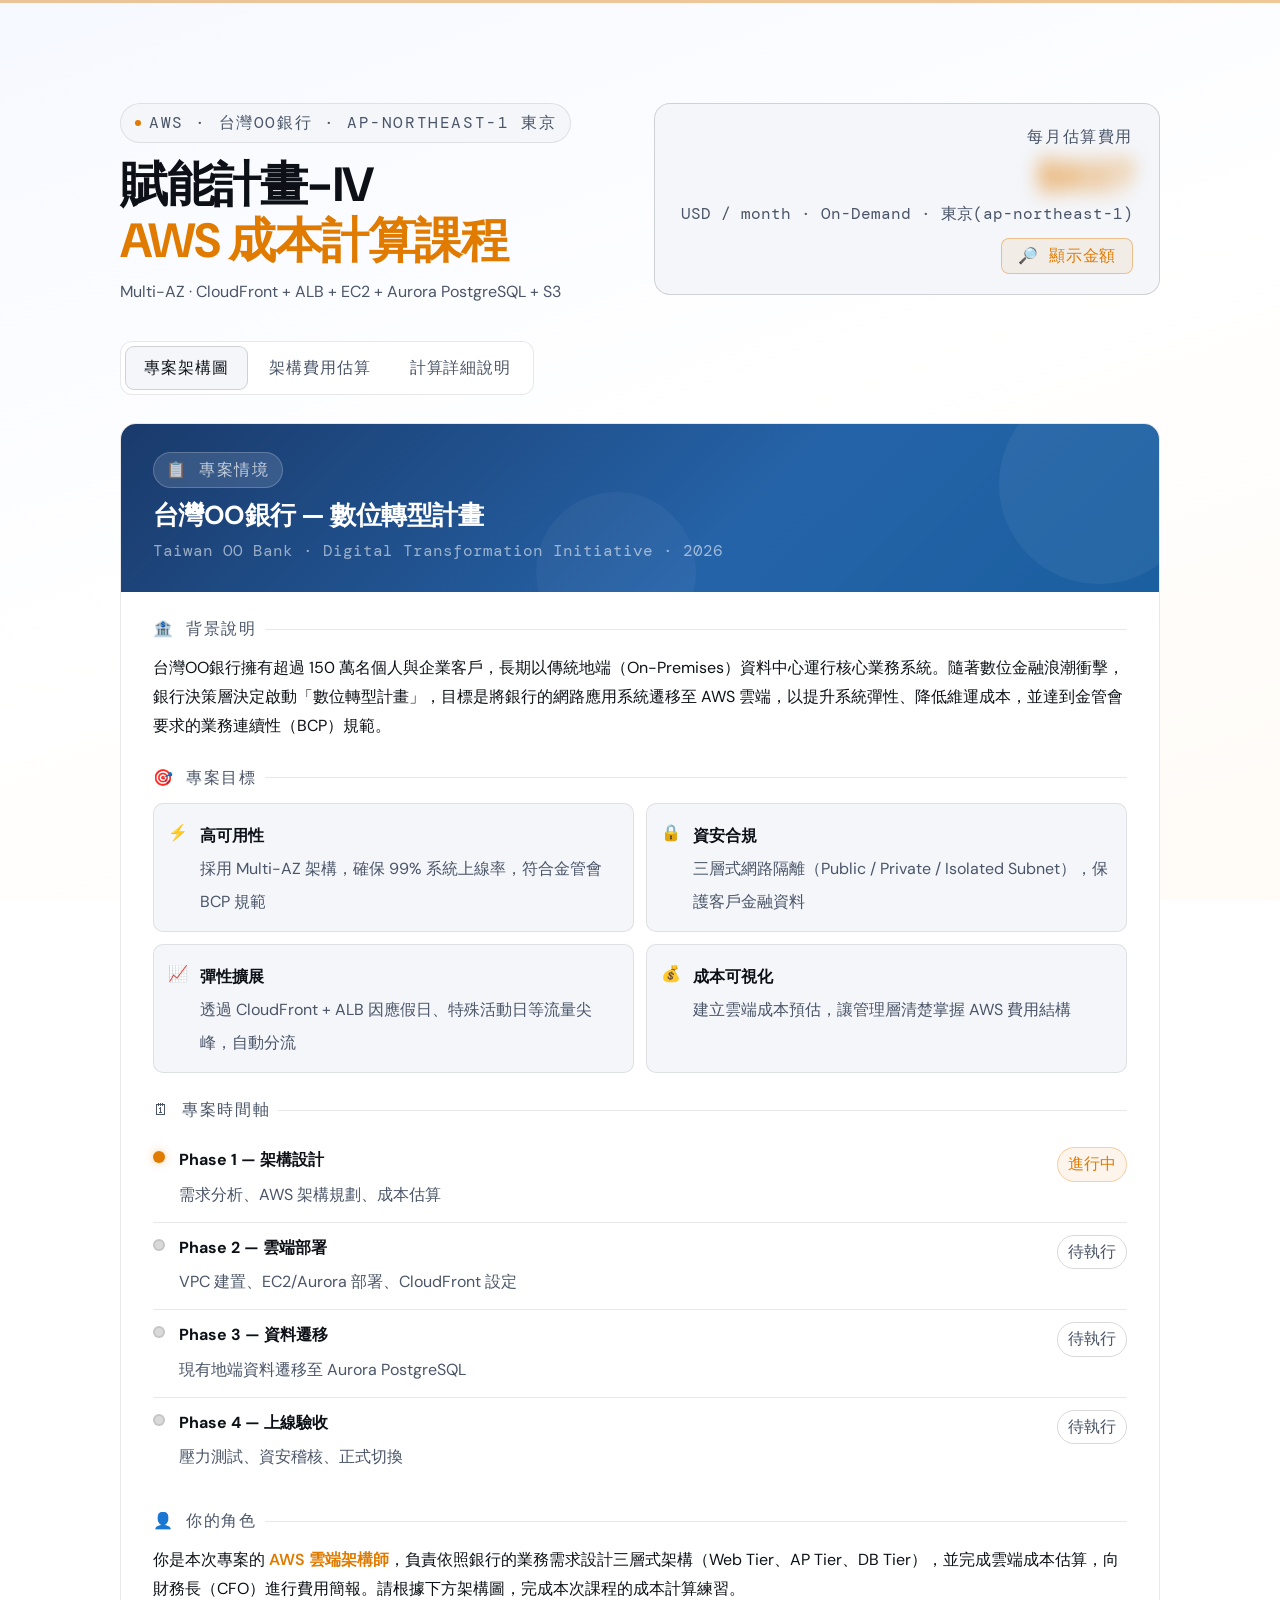
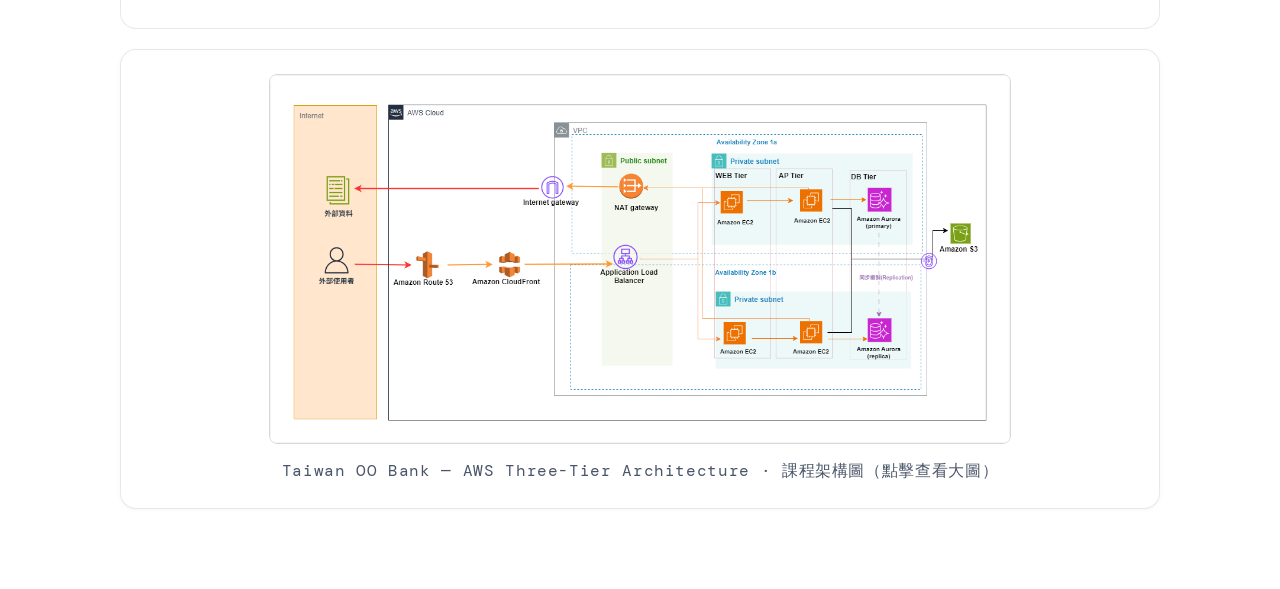
<file: index.html>
<!doctype html>
<html lang="zh-TW">
  <head>
    <meta charset="UTF-8" />
    <meta name="viewport" content="width=device-width, initial-scale=1.0" />
    <title>AWS 雲端架構成本計算</title>
    <link
      href="https://fonts.googleapis.com/css2?family=DM+Mono:wght@400;500&family=DM+Sans:wght@300;400;500;700&display=swap"
      rel="stylesheet" />
    <link rel="stylesheet" href="tub_style.css" />
  </head>

  <body>
    <div class="page">
      <!-- HEADER -->
      <div class="header">
        <div class="header-left">
          <div class="eyebrow">
            <span class="pulse"></span>AWS · 台灣OO銀行 · ap-northeast-1 東京
          </div>
          <h1>賦能計畫-IV<br /><span>AWS 成本計算課程</span></h1>
          <p class="subtitle">
            Multi-AZ · CloudFront + ALB + EC2 + Aurora PostgreSQL + S3
          </p>
        </div>
        <div class="total-card">
          <div class="total-label">每月估算費用</div>
          <div
            class="total-value"
            id="hdr-total"
            style="
              filter: blur(10px);
              user-select: none;
              transition: filter 0.4s ease;
            ">
            $837
          </div>
          <div class="total-sub">
            USD / month · On-Demand · 東京(ap-northeast-1)
          </div>
          <button class="reveal-btn" id="reveal-btn" onclick="revealTotal()">
            🔎 顯示金額
          </button>
        </div>
      </div>

      <!-- TABS -->
      <div class="tabs">
        <button class="tab-btn active" onclick="switchTab('arch', this)">
          專案架構圖
        </button>
        <button class="tab-btn" onclick="switchTab('summary', this)">
          架構費用估算
        </button>
        <button class="tab-btn" onclick="switchTab('howto', this)">
          計算詳細說明
        </button>
      </div>

      <!-- ═══ TAB: 架構圖 ═══ -->
      <div class="tab-content active" id="tab-arch">
        <!-- PROJECT SCENARIO BANNER -->
        <div class="scenario-banner">
          <div class="sb-header">
            <div class="sb-tag">📋 專案情境</div>
            <div class="sb-title">台灣OO銀行 — 數位轉型計畫</div>
            <div class="sb-subtitle">
              Taiwan OO Bank · Digital Transformation Initiative · 2026
            </div>
          </div>
          <div class="sb-body">
            <div class="sb-section">
              <div class="sb-section-title">🏦 背景說明</div>
              <p class="sb-text">
                台灣OO銀行擁有超過 150
                萬名個人與企業客戶，長期以傳統地端（On-Premises）資料中心運行核心業務系統。隨著數位金融浪潮衝擊，銀行決策層決定啟動「數位轉型計畫」，目標是將銀行的網路應用系統遷移至
                AWS
                雲端，以提升系統彈性、降低維運成本，並達到金管會要求的業務連續性（BCP）規範。
              </p>
            </div>
            <div class="sb-section">
              <div class="sb-section-title">🎯 專案目標</div>
              <div class="sb-goals">
                <div class="sb-goal">
                  <span class="sb-goal-icon">⚡</span>
                  <div>
                    <strong>高可用性</strong><br /><span>採用 Multi-AZ 架構，確保 99%
                      系統上線率，符合金管會 BCP
                      規範</span>
                  </div>
                </div>
                <div class="sb-goal">
                  <span class="sb-goal-icon">🔒</span>
                  <div>
                    <strong>資安合規</strong><br /><span>三層式網路隔離（Public / Private /
                      Isolated
                      Subnet），保護客戶金融資料</span>
                  </div>
                </div>
                <div class="sb-goal">
                  <span class="sb-goal-icon">📈</span>
                  <div>
                    <strong>彈性擴展</strong><br /><span>透過 CloudFront + ALB
                      因應假日、特殊活動日等流量尖峰，自動分流</span>
                  </div>
                </div>
                <div class="sb-goal">
                  <span class="sb-goal-icon">💰</span>
                  <div>
                    <strong>成本可視化</strong><br /><span>建立雲端成本預估，讓管理層清楚掌握 AWS
                      費用結構</span>
                  </div>
                </div>
              </div>
            </div>
            <div class="sb-section">
              <div class="sb-section-title">🗓 專案時間軸</div>
              <div class="sb-timeline">
                <div class="sb-tl-item">
                  <div class="sb-tl-dot tl-now"></div>
                  <div class="sb-tl-content">
                    <strong>Phase 1 — 架構設計</strong><span>需求分析、AWS
                      架構規劃、成本估算</span>
                  </div>
                  <div class="sb-tl-tag now">進行中</div>
                </div>
                <div class="sb-tl-item">
                  <div class="sb-tl-dot tl-next"></div>
                  <div class="sb-tl-content">
                    <strong>Phase 2 — 雲端部署</strong><span>VPC 建置、EC2/Aurora
                      部署、CloudFront 設定</span>
                  </div>
                  <div class="sb-tl-tag next">待執行</div>
                </div>
                <div class="sb-tl-item">
                  <div class="sb-tl-dot tl-next"></div>
                  <div class="sb-tl-content">
                    <strong>Phase 3 — 資料遷移</strong><span>現有地端資料遷移至 Aurora
                      PostgreSQL</span>
                  </div>
                  <div class="sb-tl-tag next">待執行</div>
                </div>
                <div class="sb-tl-item">
                  <div class="sb-tl-dot tl-next"></div>
                  <div class="sb-tl-content">
                    <strong>Phase 4 — 上線驗收</strong><span>壓力測試、資安稽核、正式切換</span>
                  </div>
                  <div class="sb-tl-tag next">待執行</div>
                </div>
              </div>
            </div>
            <div class="sb-section">
              <div class="sb-section-title">👤 你的角色</div>
              <p class="sb-text">
                你是本次專案的
                <strong>AWS 雲端架構師</strong>，負責依照銀行的業務需求設計三層式架構（Web Tier、AP
                Tier、DB
                Tier），並完成雲端成本估算，向財務長（CFO）進行費用簡報。請根據下方架構圖，完成本次課程的成本計算練習。
              </p>
            </div>
          </div>
        </div>

        <div class="arch-wrap" style="margin-top: 20px">
          <img
            src="0313.png"
            alt="三層架構圖"
            id="arch-img"
            onclick="openArchModal()" />
          <div class="arch-caption">
            Taiwan OO Bank — AWS Three-Tier Architecture ·
            課程架構圖（點擊查看大圖）
          </div>
        </div>

        <div id="arch-modal" class="arch-modal" onclick="closeArchModal(event)">
          <div class="arch-modal-content" onclick="event.stopPropagation()">
            <button class="arch-modal-close" onclick="closeArchModal(event)">
              ✕
            </button>
            <img src="0313.png" alt="三層架構圖大圖" />
            <div class="arch-modal-label">三層架構圖 — 點擊空白區關閉</div>
          </div>
        </div>
      </div>

      <!-- ═══ TAB: 摘要 ═══ -->
      <div class="tab-content" id="tab-summary">
        <div class="sum-wrap">
          <!-- 練習題 -->
          <div>
            <div class="sec-title">📝 學員練習題</div>

            <div class="quiz-card" id="q1">
              <div class="quiz-header">
                <div class="quiz-badge">綜合題</div>
                <div class="quiz-topic">
                  整體架構月費試算 — 請用 AWS Pricing Calculator 完成
                </div>
                <button class="quiz-toggle" onclick="toggleAnswer('q1')">
                  顯示答案
                </button>
              </div>
              <div class="quiz-body">
                <p class="quiz-q">
                  OO銀行數位轉型專案，在
                  <strong>Asia Pacific (Tokyo)</strong> 部署以下架構，請使用 AWS
                  Pricing Calculator 估算本月總費用，並截圖 Summary
                  頁面作為作業繳交。
                </p>
                <div class="quiz-conditions">
                  <div class="qc-title">📋 本月使用條件</div>
                  <div class="qc-grid">
                    <div class="qc-row">
                      <span class="qc-svc">🌐 Route 53</span><span
                        class="qc-val">1 Hosted Zone ·
                        <strong>50 萬 queries(standard)</strong></span>
                    </div>
                    <div class="qc-row">
                      <span class="qc-svc">☁️ CloudFront</span><span
                        class="qc-val">資料傳出至網際網路 <strong>800 GB(Asia Pacific)</strong>，資料傳出至原始伺服器 <strong>240 GB</strong>（快取命中率約 70%），依用量計費</span>
                    </div>
                    <div class="qc-row">
                      <span class="qc-svc">🔀 Application Load Balancer (ALB)</span><span
                        class="qc-val">處理位元組 <strong>16 GB / 月</strong>（50 萬請求 × 32 KB），每秒新連線數/請求數 <strong>1</strong>，規則 <strong>10</strong>（前 10 條免費），處理時間 <strong>0.05 秒</strong></span>
                    </div>
                    <div class="qc-row">
                      <span class="qc-svc">🛡️ NAT Gateway</span><span
                        class="qc-val">出站流量 <strong>80 GB</strong>，含區域 NAT 閘道（必填，資料處理填 <strong>0 GB</strong>，仍產生固定時數費）</span>
                    </div>
                    <div class="qc-row">
                      <span class="qc-svc">🖥️ EC2 WEB Tier × 2</span><span
                        class="qc-val">t3.medium · <strong>24hr / 天 × 30
                          天</strong></span>
                    </div>
                    <div class="qc-row">
                      <span class="qc-svc">🖥️ EC2 AP Tier × 2</span><span
                        class="qc-val">t3.medium · <strong>24hr / 天 × 30
                          天</strong></span>
                    </div>
                    <div class="qc-row">
                      <span class="qc-svc">💾 EBS gp3 × 4</span><span
                        class="qc-val">每台 <strong>50 GB</strong>（WEB×2 +
                        AP×2）</span>
                    </div>
                    <div class="qc-row">
                      <span class="qc-svc">🛢️ Aurora PostgreSQL </span><span
                        class="qc-val"><strong>db.r6g.large </strong>( Primary +
                        Replica )，儲存 <strong>120 GB</strong>，CloudWatch Database Insights 否，RDS 代理 否</span>
                    </div>
                    <div class="qc-row">
                      <span class="qc-svc">🪣 S3 Standard</span><span
                        class="qc-val">儲存 <strong>300 GB</strong></span>
                    </div>
                  </div>
                </div>
                <div class="quiz-hint">
                  💡 前往
                  <a
                    href="https://calculator.aws/#/"
                    target="_blank"
                    style="color: var(--blue)">calculator.aws</a>
                  → Create estimate → 逐項新增服務，Region 一律選
                  <strong>Asia Pacific (Tokyo)</strong>
                </div>
              </div>

              <div class="quiz-answer" id="q1-ans">
                <div class="ans-label">
                  ✅ 參考答案 + AWS Pricing Calculator 操作流程
                </div>

                <!-- Step-by-step calculator guide -->
                <div class="calc-steps-wrap">
                  <div class="calc-step">
                    <div class="cs-num">STEP 1</div>
                    <div class="cs-content">
                      <div class="cs-title">建立新的 Estimate</div>
                      <div class="cs-body">
                        進入 <code>calculator.aws</code> → 點選
                        <strong>「Create estimate」</strong> →
                        搜尋服務時，每個服務都要確認 Region 選為
                        <strong>Asia Pacific (Tokyo)</strong>
                      </div>
                    </div>
                  </div>

                  <div class="calc-step">
                    <div class="cs-num">STEP 2</div>
                    <div class="cs-content">
                      <div class="cs-title">新增 Amazon Route 53</div>
                      <div class="cs-body">
                        搜尋 <code>Route 53</code> → Add to estimate<br />
                        • Hosted Zones: <strong>1</strong><br />
                        • DNS Queries: <strong>500,000 / 月</strong>
                      </div>
                    </div>
                  </div>

                  <div class="calc-step">
                    <div class="cs-num">STEP 3</div>
                    <div class="cs-content">
                      <div class="cs-title">新增 EC2 WEB Tier × 2</div>
                      <div class="cs-body">
                        搜尋 <code>EC2</code> → Add to estimate<br />
                        • OS: Linux · Instance type:
                        <code>t3.medium</code><br />
                        • Pricing model: <strong>On-Demand</strong><br />
                        • Usage: <strong>24 hours/day × 30 days</strong> ·
                        數量：<strong>2</strong><br />
                        • Storage: EBS gp3 · <strong>50 GB / 台</strong>
                      </div>
                    </div>
                  </div>

                  <div class="calc-step">
                    <div class="cs-num">STEP 4</div>
                    <div class="cs-content">
                      <div class="cs-title">新增 EC2 AP Tier × 2</div>
                      <div class="cs-body">
                        再次搜尋 <code>EC2</code> → Add to
                        estimate（另建一組）<br />
                        • OS: Linux · Instance type:
                        <code>t3.medium</code><br />
                        • Pricing model: <strong>On-Demand</strong><br />
                        • Usage: <strong>24 hours/day × 30 days</strong> ·
                        數量：<strong>2</strong><br />
                        • Storage: EBS gp3 · <strong>50 GB / 台</strong><br />
                        •
                        <em>WEB Tier 與 AP Tier
                          規格相同，但功能不同，分開建立方便辨識</em>
                      </div>
                    </div>
                  </div>

                  <div class="calc-step">
                    <div class="cs-num">STEP 5</div>
                    <div class="cs-content">
                      <div class="cs-title">新增 Amazon Aurora PostgreSQL</div>
                      <div class="cs-body">
                        搜尋 <code>Aurora</code> → Add to estimate<br />
                        • Engine: <strong>Aurora
                          PostgreSQL-Compatible</strong><br />
                        • Instance type: <code>db.r6g.large</code><br />
                        • Quantity: <strong>2</strong>（1 Primary + 1
                        Replica，各自計費）<br />
                        • Utilization:
                        <strong>100%</strong>（On-Demand，全月運行）<br />
                        • Storage: <strong>120 GB</strong><br />
                        • RDS 代理 → 選「<strong>否</strong>」<br />
                        • Database Insights → 選「<strong>否</strong>」<br />
                        • RDS Extended Support → 選「<strong>否</strong>」
                      </div>
                    </div>
                  </div>

                  <div class="calc-step">
                    <div class="cs-num">STEP 6</div>
                    <div class="cs-content">
                      <div class="cs-title">新增 Amazon S3</div>
                      <div class="cs-body">
                        搜尋 <code>S3</code> → Add to estimate<br />
                        • Storage class: <strong>S3 Standard</strong><br />
                        • Storage amount: <strong>300 GB</strong><br />
                        • GET/PUT requests 保留預設即可
                      </div>
                    </div>
                  </div>

                  <div class="calc-step">
                    <div class="cs-num">STEP 7</div>
                    <div class="cs-content">
                      <div class="cs-title">新增 Amazon CloudFront</div>
                      <div class="cs-body">
                        搜尋 <code>CloudFront</code> → Add to estimate<br />
                        • Data transfer out to internet:
                        <strong>800 GB(10萬人次網頁造訪 X 8MB/次)</strong><br />
                        • Data transfer to origin:
                        <strong>240 GB</strong>（快取命中率約 70%，800 × 30%）<br />
                        • Region：選 <strong>亞太地區</strong><br />
                        • HTTPS Requests：<strong>留空</strong>（預估 400–800 萬，未超過 1,000 萬免費額度）
                      </div>
                    </div>
                  </div>

                  <div class="calc-step">
                    <div class="cs-num">STEP 8</div>
                    <div class="cs-content">
                      <div class="cs-title">
                        新增 Elastic Load Balancing（ALB）
                      </div>
                      <div class="cs-body">
                        搜尋 <code>Elastic Load Balancing</code> → Add to
                        estimate<br />
                        • Load balancer type:
                        <strong>Application Load Balancer</strong><br />
                        • Number of Application Load Balancers:
                        <strong>1</strong><br />
                        •
                        <strong>Processed bytes（已處理的位元組）: 16 GB(500,000 × 32
                          KB) / month </strong>，單位選「<strong>GB
                          每個月</strong>」<br />
                        • Number of rules:
                        <strong>10</strong>（前 10 條免費，不會產生 LCU 費用）<br />
                        • New connections per second:
                        <strong>1</strong>（500,000/月 ÷ 2,592,000 秒 ≈ 0.19，進位）<br />
                        • Avg request processing time:
                        <strong>0.05 秒</strong>（50 ms，銀行應用常見值）<br />
                        • ⚠️ 「每個 ALB 每秒的平均請求數量」填
                        <strong>1</strong>，不要填 500,000（那是每月總量）
                      </div>
                    </div>
                  </div>

                  <div class="calc-step">
                    <div class="cs-num">STEP 9</div>
                    <div class="cs-content">
                      <div class="cs-title">新增 NAT Gateway（VPC）</div>
                      <div class="cs-body">
                        搜尋 <code>VPC</code> → Add to estimate<br />
                        • Number of NAT Gateways: <strong>1</strong><br />
                        • Data Processed per NAT Gateway:
                        <strong>80 GB / 月</strong><br />
                        • 【區域 NAT 閘道】為必填欄位，填入：<br />
                        &nbsp;&nbsp;– Number of Regional NAT Gateways:
                        <strong>1</strong><br />
                        &nbsp;&nbsp;– Number of Availability Zone:
                        <strong>1</strong><br />
                        &nbsp;&nbsp;– Data processed per Regional NAT Gateway:
                        <strong>0 GB</strong>（流量填 0，避免額外資料處理費）<br />
                        • ⚠️ 「區域 NAT 閘道」為必填，資料處理填
                        <strong>0 GB</strong> 不會產生「資料處理費」，但其固定時數費（約
                        <strong>$14.22 / 月</strong>）仍會計入總費用
                      </div>
                    </div>
                  </div>

                  <div class="calc-step cs-last">
                    <div class="cs-num">STEP 10</div>
                    <div class="cs-content">
                      <div class="cs-title">檢視 Summary 並截圖</div>
                      <div class="cs-body">
                        所有服務新增完成後，點選右上角
                        <strong>「View summary」</strong>，確認各服務明細與總金額後截圖繳交。
                      </div>
                    </div>
                  </div>
                </div>

                <!-- Answer formula -->
                <div style="margin-top: 18px">
                  <div class="ans-label">🧮 手動計算參考</div>
                  <div class="ans-formula">
                    Route 53 ：$0.50 + 0.5×$0.40 = $0.70<br />CloudFront ：800GB
                    × $0.120/GB（傳出至網際網路）+ 240GB × $0.060/GB（傳出至原始伺服器）
                    = $110.40<br />ALB ：固定費 $5.76 +
                    LCU ≈ $17.87<br />NAT Gateway ：$0.045×720 + 80×$0.045 +
                    區域NAT費 = $50.22<br />EC2 WEB × 2 ：$0.0552×720hr×2 + EBS
                    50GB×$0.096×2 = $89.02<br />EC2 AP × 2 ：$0.0552×720hr×2 +
                    EBS 50GB×$0.096×2 = $89.02<br />Aurora PG
                    ：$0.3195×720×2 + 120×$0.10 = $472.01<br />S3 ：300GB ×
                    $0.025 =
                    $7.50<br />────────────────────────────────────────────────────────<br /><strong>合計約：$836.74
                      / 月</strong>
                  </div>
                  <div class="ans-note" style="margin-top: 10px">
                    📊 <strong>費用集中在兩個服務</strong>：Aurora PostgreSQL
                    $472（56%）+ EC2×4 $178（21%）合計佔 77%。NAT Gateway $50
                    含區域 NAT 閘道固定費，CloudFront $110 含對外流量 800GB×$0.120
                    與回源 240GB×$0.060。
                  </div>
                </div>
              </div>
            </div>
          </div>

          <!-- 費用明細表格 -->
          <div>
            <div
              style="
                display: flex;
                align-items: center;
                justify-content: space-between;
                gap: 8px;
                margin-bottom: 10px;
              ">
              <div class="sec-title">本月費用明細</div>
              <button
                class="toggle-btn"
                id="toggle-cost-btn"
                onclick="toggleCostDetails()">
                展開明細
              </button>
            </div>
            <div id="cost-detail-wrap" class="sum-table-wrap" style="display:none">
              <table class="sum-table">
                <thead>
                  <tr>
                    <th>服務</th>
                    <th>層級</th>
                    <th>計費邏輯</th>
                    <th>月費 (USD)</th>
                  </tr>
                </thead>
                <tbody>
                  <tr>
                    <td>Amazon Route 53</td>
                    <td><span class="tag tag-w">WEB</span></td>
                    <td style="font-size: 12px; color: var(--muted)">
                      1 zone 月費 + 50萬 queries ÷ 100萬 × query單價
                    </td>
                    <td style="color: var(--accent)">$0.7</td>
                  </tr>
                  <tr>
                    <td>Amazon CloudFront</td>
                    <td><span class="tag tag-w">WEB</span></td>
                    <td style="font-size: 12px; color: var(--muted)">
                      對外流量 800 GB × $0.120/GB + 回源流量 240 GB × $0.060/GB
                    </td>
                    <td style="color: var(--accent)">$110.40</td>
                  </tr>
                  <tr>
                    <td>Application Load Balancer (ALB)</td>
                    <td><span class="tag tag-w">WEB</span></td>
                    <td style="font-size: 12px; color: var(--muted)">
                      固定費（$0.008 × 720hr）+ LCU費（Processed bytes 16 GB /
                      month）
                    </td>
                    <td style="color: var(--accent)">$17.87</td>
                  </tr>
                  <tr>
                    <td>NAT Gateway</td>
                    <td><span class="tag tag-w">WEB</span></td>
                    <td style="font-size: 12px; color: var(--muted)">
                      固定費（單價 × 720hr）+ 80 GB × 流量單價 + 區域NAT固定費
                    </td>
                    <td style="color: var(--accent)">$50.22</td>
                  </tr>
                  <tr>
                    <td>EC2 t3.medium × 2（WEB Tier）</td>
                    <td><span class="tag tag-w">WEB</span></td>
                    <td style="font-size: 12px; color: var(--muted)">
                      t3.medium單價 × 720hr × 2台 + EBS（50GB × 單價 × 2台）
                    </td>
                    <td style="color: var(--blue)">$89.02</td>
                  </tr>
                  <tr>
                    <td>EC2 t3.medium × 2（AP Tier）</td>
                    <td><span class="tag tag-a">AP</span></td>
                    <td style="font-size: 12px; color: var(--muted)">
                      t3.medium單價 × 720hr × 2台 + EBS（50GB × 單價 × 2台）
                    </td>
                    <td style="color: var(--blue)">$89.02</td>
                  </tr>
                  <tr>
                    <td>Aurora PostgreSQL (r6g.large)</td>
                    <td><span class="tag tag-d">DB</span></td>
                    <td style="font-size: 12px; color: var(--muted)">
                      db.r6g.large單價 × 720hr × 2台（Primary + Replica）+ 120
                      GB × 儲存單價
                    </td>
                    <td style="color: var(--red)">$472.01</td>
                  </tr>
                  <tr>
                    <td>Amazon S3 Standard</td>
                    <td><span class="tag tag-d">DB</span></td>
                    <td style="font-size: 12px; color: var(--muted)">
                      300 GB × 單價/GB
                    </td>
                    <td style="color: var(--red)">$7.5</td>
                  </tr>
                  <tr class="sum-total-row">
                    <td colspan="3">
                      <strong>每月合計（On-Demand · Asia Pacific Tokyo）</strong>
                    </td>
                    <td>$836.74</td>
                  </tr>
                </tbody>
              </table>
            </div>
          </div>
        </div>
      </div>
      <div class="tab-content" id="tab-howto">
        <div class="howto-wrap">
          <!-- Hero -->
          <div class="howto-hero">
            <div class="howto-hero-icon">🧮</div>
            <div>
              <h2>AWS 成本計算方式與情境說明</h2>
              <p>
                AWS
                採用「用多少付多少」的計費模型，每項服務有獨立的計費單位。本頁說明架構中每個服務的計算公式、東京
                Region 的費率，以及三種典型使用情境的費用估算。
              </p>
              <div class="region-badge">
                ✅ 所有費率均採用 Asia Pacific (Tokyo) ap-northeast-1
              </div>
            </div>
          </div>

          <!-- AWS Pricing Calculator 操作步驟 -->
          <div style="margin-bottom: 32px">
            <div class="sec-title">AWS Pricing Calculator 操作步驟</div>
            <div class="steps-grid">
              <div class="step">
                <div class="step-n">01</div>
                <div class="step-t">建立 Estimate</div>
                <div class="step-d">
                  前往 calculator.aws → Create estimate → 選擇
                  <strong>Asia Pacific (Tokyo)</strong>
                </div>
              </div>
              <div class="step">
                <div class="step-n">02</div>
                <div class="step-t">新增 Route 53 + CF</div>
                <div class="step-d">
                  Route 53 · 1 Hosted Zone · 50萬 queries。CloudFront · 對外 800GB +
                  回源 240GB · Asia Pacific
                </div>
              </div>
              <div class="step">
                <div class="step-n">03</div>
                <div class="step-t">新增 EC2 × 4 + EBS × 4</div>
                <div class="step-d">
                  WEB Tier t3.medium×2 + AP Tier t3.medium×2，各 24hr/天。EBS
                  gp3 50GB/台
                </div>
              </div>
              <div class="step">
                <div class="step-n">04</div>
                <div class="step-t">新增 ALB + NAT</div>
                <div class="step-d">ALB 50萬次/月。NAT Gateway 80GB/月</div>
              </div>
              <div class="step">
                <div class="step-n">05</div>
                <div class="step-t">新增 Aurora PG + S3</div>
                <div class="step-d">
                  Aurora PostgreSQL db.r6g.large · Primary+Replica · 120GB。S3
                  Standard · 300GB
                </div>
              </div>
              <div class="step">
                <div class="step-n">06</div>
                <div class="step-t">View Summary</div>
                <div class="step-d">
                  所有服務新增完成後，確認各服務明細與每月費用金額(Monthly cost)。
                </div>
              </div>
              <div class="step">
                <div class="step-n">07</div>
                <div class="step-t">匯出與共享</div>
                <div class="step-d">
                  匯出csv檔案後 → 選擇共享產出公開連結保存。
                </div>
              </div>
            </div>

            <!-- 計費公式卡片 -->
            <div>
              <div class="sec-title">各服務計費公式</div>
              <div class="pricing-grid">
                <!-- Route 53 -->
                <div class="pricing-card">
                  <div class="pc-header">
                    <div class="pc-icon">🌐</div>
                    <div>
                      <div class="pc-title">Amazon Route 53</div>
                      <div class="pc-subtitle">DNS · Global 服務</div>
                    </div>
                  </div>
                  <div class="pc-body">
                    <div class="formula-box">
                      月費 = Hosted Zone 費 + Query 費<br />
                      = $0.50/zone/月 + $0.40/百萬次<br />
                      <span class="f-comment"># 1 zone + 50萬 q = $0.50 + $0.20 =
                        $0.70 ≈ $1</span>
                    </div>
                    <div class="pc-row">
                      <div class="pc-row-icon">💡</div>
                      <div>
                        <div class="pc-row-label">計費重點</div>
                        <div class="pc-row-val">
                          Route 53 費用極低，每月不到 $1。<br />主要功能是把
                          bank.com.tw 解析成 CloudFront 的 IP 位址（DNS
                          解析），<strong>不處理 HTTP 流量</strong>。
                        </div>
                      </div>
                    </div>
                    <div class="pc-row">
                      <div class="pc-row-icon">📐</div>
                      <div>
                        <div class="pc-row-label">架構說明</div>
                        <div class="pc-row-val">
                          Route 53 與 CloudFront 並排在 Global 層（VPC 外）。<br />用虛線連接
                          CloudFront 代表「DNS 解析關係」，不是流量路徑。
                        </div>
                      </div>
                    </div>
                  </div>
                </div>

                <!-- CloudFront -->
                <div class="pricing-card">
                  <div class="pc-header">
                    <div class="pc-icon">☁️</div>
                    <div>
                      <div class="pc-title">Amazon CloudFront</div>
                      <div class="pc-subtitle">
                        網路 &amp; CDN · $0.120/GB (Japan)
                      </div>
                    </div>
                  </div>
                  <div class="pc-body">
                    <div class="formula-box">
                      月費 = 對外流量費 + 回源流量費<br />
                      對外 = 800GB × $0.120/GB = $96.00<br />
                      回源 = 240GB × $0.060/GB = $14.40<br />
                      <span class="f-comment"># 東京(Japan) 費率：對外 $0.120/GB、回源 $0.060/GB<br />
                        # 回源 240GB = 對外 800GB × 30%（快取命中率 70%）<br />
                        # HTTPS 請求預估 400–800 萬，落在 1,000 萬免費額度內</span><br />
                      合計 <strong>$110.40</strong>
                    </div>
                    <div class="pc-row">
                      <div class="pc-row-icon">💡</div>
                      <div>
                        <div class="pc-row-label">計費重點</div>
                        <div class="pc-row-val">
                          兩種流量都要計：<br />
                          ① <strong>傳出至網際網路</strong>（Edge → 使用者）$0.120/GB<br />
                          ② <strong>傳出至原始伺服器</strong>（CloudFront → ALB/EC2，快取 MISS 與 POST/PUT）$0.060/GB
                        </div>
                      </div>
                    </div>
                    <div class="pc-row">
                      <div class="pc-row-icon">🎯</div>
                      <div>
                        <div class="pc-row-label">計算機設定</div>
                        <div class="pc-row-val">
                          Service: CloudFront → Asia Pacific<br />
                          資料傳出至網際網路：800 GB / 月<br />
                          資料傳出至原始伺服器：240 GB / 月<br />
                          HTTPS Requests：留空（免費額度內）
                        </div>
                      </div>
                    </div>
                  </div>
                </div>

                <!-- ALB -->
                <div class="pricing-card">
                  <div class="pc-header">
                    <div class="pc-icon">🔀</div>
                    <div>
                      <div class="pc-title">Application Load Balancer (ALB)</div>
                      <div class="pc-subtitle">Compute · LCU 計費</div>
                    </div>
                  </div>
                  <div class="pc-body">
                    <div class="formula-box">
                      月費 = 固定費 + LCU 費<br />
                      固定費 = $0.008/hr × 720hr = $5.76<br />
                      LCU = max(連線數, 請求數, 頻寬, 規則)<br />
                      <span class="f-comment"># 一般情境 LCU ≈ $15–20</span>
                    </div>
                    <div class="pc-row">
                      <div class="pc-row-icon">💡</div>
                      <div>
                        <div class="pc-row-label">LCU 是什麼？</div>
                        <div class="pc-row-val">
                          Load Capacity Unit，取四個維度最高值計費：<br />新連線數
                          / 每秒活躍連線 / 頻寬 / 評估規則數
                        </div>
                      </div>
                    </div>
                    <div class="pc-row">
                      <div class="pc-row-icon">🎯</div>
                      <div>
                        <div class="pc-row-label">計算機設定</div>
                        <div class="pc-row-val">
                          Load balancer type: Application<br />輸入預估 HTTP
                          請求數（萬/月）
                        </div>
                      </div>
                    </div>
                  </div>
                </div>

                <!-- NAT GW -->
                <div class="pricing-card">
                  <div class="pc-header">
                    <div class="pc-icon">🛡️</div>
                    <div>
                      <div class="pc-title">NAT Gateway</div>
                      <div class="pc-subtitle">Compute · 固定費+流量費</div>
                    </div>
                  </div>
                  <div class="pc-body">
                    <div class="formula-box">
                      月費 = 固定費 + 資料處理費<br />
                      固定費 = $0.045/hr × 720hr = $32.4<br />
                      資料處理 = 流量(GB) × $0.045/GB<br />
                      區域 NAT 閘道（必填）= 額外固定費<br />
                      <span class="f-comment"># 80GB → $32.4 + $3.6 + 區域NAT =
                        $50.22
                      </span>
                    </div>
                    <div class="pc-row">
                      <div class="pc-row-icon">⚠️</div>
                      <div>
                        <div class="pc-row-label">重要概念</div>
                        <div class="pc-row-val">
                          NAT GW 有固定費 $32/月，即使流量很少也要付。<br />EC2 連
                          S3 建議改用 VPC Gateway Endpoint（免費）省去 NAT 費用。
                        </div>
                      </div>
                    </div>
                    <div class="pc-row">
                      <div class="pc-row-icon">📐</div>
                      <div>
                        <div class="pc-row-label">架構說明</div>
                        <div class="pc-row-val">
                          NAT GW 僅處理「出站」流量（Private EC2 → Internet）。<br />入站流量走
                          IGW → ALB，完全不經過 NAT。
                        </div>
                      </div>
                    </div>
                  </div>
                </div>

                <!-- EC2 -->
                <div class="pricing-card">
                  <div class="pc-header">
                    <div class="pc-icon">🖥️</div>
                    <div>
                      <div class="pc-title">Amazon EC2 t3.medium</div>
                      <div class="pc-subtitle">Compute · 按時計費</div>
                    </div>
                  </div>
                  <div class="pc-body">
                    <div class="formula-box">
                      架構共 4 台 EC2（WEB Tier×2 + AP Tier×2）<br />
                      月費 = EC2費 + EBS費（合併計費）<br />
                      WEB×2：EC2 $0.0552×720×2 + EBS 50GB×$0.096×2 ≈
                      <strong>$89.02</strong><br />
                      AP×2 ：EC2 $0.0552×720×2 + EBS 50GB×$0.096×2 ≈
                      <strong>$89.02</strong><br />
                      <span class="f-comment"># EC2+EBS 合計 $178.04（含儲存，與 Pricing
                        Calculator
                        一致）</span>
                    </div>
                    <div class="pc-row">
                      <div class="pc-row-icon">💡</div>
                      <div>
                        <div class="pc-row-label">架構說明</div>
                        <div class="pc-row-val">
                          WEB Tier EC2（Private Subnet）：處理 HTTP 請求，接收 ALB
                          分流。<br />AP Tier EC2（Private
                          Subnet）：處理商業邏輯，呼叫 Aurora PostgreSQL DB。<br />兩層各部署在
                          AZ-A、AZ-B，實現 Multi-AZ 高可用。
                        </div>
                      </div>
                    </div>
                    <div class="pc-row">
                      <div class="pc-row-icon">🎯</div>
                      <div>
                        <div class="pc-row-label">計算機設定</div>
                        <div class="pc-row-val">
                          Instance type: t3.medium<br />Pricing: On-Demand ·
                          設定每天使用時數
                        </div>
                      </div>
                    </div>
                  </div>
                </div>

                <!-- EBS -->
                <div class="pricing-card">
                  <div class="pc-header">
                    <div class="pc-icon">💾</div>
                    <div>
                      <div class="pc-title">Amazon EBS gp3</div>
                      <div class="pc-subtitle">Storage · 全月計費</div>
                    </div>
                  </div>
                  <div class="pc-body">
                    <div class="formula-box">
                      月費 = 容量(GB) × $0.096/GB × 台數<br />
                      架構共 4 台 EC2，掛載 EBS 各 50GB<br />
                      = 已含於各 EC2 費用中（50GB × $0.096/台，2台/Tier）<br />
                      <span class="f-comment"># EC2 停機不省 EBS 費！</span>
                    </div>
                    <div class="pc-row">
                      <div class="pc-row-icon">⚠️</div>
                      <div>
                        <div class="pc-row-label">注意事項</div>
                        <div class="pc-row-val">
                          EBS 依「掛載容量」全月計費，EC2 關機不影響 EBS 費用。<br />若要停用請先
                          Snapshot 再刪除 Volume。
                        </div>
                      </div>
                    </div>
                    <div class="pc-row">
                      <div class="pc-row-icon">💡</div>
                      <div>
                        <div class="pc-row-label">gp3 特色</div>
                        <div class="pc-row-val">
                          3,000 IOPS 基礎免費，無需額外付費。<br />比 gp2 便宜約
                          20%，銀行一般負載適用。
                        </div>
                      </div>
                    </div>
                  </div>
                </div>

                <!-- Aurora -->
                <div class="pricing-card">
                  <div class="pc-header">
                    <div class="pc-icon">🛢️</div>
                    <div>
                      <div class="pc-title">Amazon Aurora PostgreSQL</div>
                      <div class="pc-subtitle">
                        Database · 架構最高費用 · PostgreSQL
                      </div>
                    </div>
                  </div>
                  <div class="pc-body">
                    <div class="formula-box">
                      月費 = 實例費 + 儲存費 + I/O費<br />
                      實例 = $0.3195/hr × 720hr × 2台 ≈ $460.01<br />
                      儲存 = 120GB × $0.10/GB = $12<br />
                      <span class="f-comment"># AWS 實際費率
                        $0.3195/hr Primary + Replica
                        各自計費</span><br />
                      合計 <strong>$472.01</strong>
                    </div>
                    <div class="pc-row">
                      <div class="pc-row-icon">⚠️</div>
                      <div>
                        <div class="pc-row-label">為何最貴？</div>
                        <div class="pc-row-val">
                          db.r6g.large 是記憶體優化型（16GB
                          RAM），全月運行費高。<br />通常是整架構費用最高的單一服務。
                        </div>
                      </div>
                    </div>
                    <div class="pc-row">
                      <div class="pc-row-icon">📐</div>
                      <div>
                        <div class="pc-row-label">架構說明</div>
                        <div class="pc-row-val">
                          放在 Isolated Subnet（紅色框），無 Internet 路由，<br />只允許同
                          VPC 內 EC2 透過 TCP 5432 連線。
                        </div>
                      </div>
                    </div>
                  </div>
                </div>

                <!-- S3 -->
                <div class="pricing-card">
                  <div class="pc-header">
                    <div class="pc-icon">🪣</div>
                    <div>
                      <div class="pc-title">Amazon S3 Standard</div>
                      <div class="pc-subtitle">Storage · Region 級服務</div>
                    </div>
                  </div>
                  <div class="pc-body">
                    <div class="formula-box">
                      月費 = 儲存費 + 請求費<br />
                      儲存 = 300GB × $0.025/GB = $7.5<br />
                      GET/PUT 請求費 ≈ $0（免費層）<br />
                      合計約 <strong>$7.50</strong>
                    </div>
                    <div class="pc-row">
                      <div class="pc-row-icon">📐</div>
                      <div>
                        <div class="pc-row-label">架構說明</div>
                        <div class="pc-row-val">
                          S3 是 Region 級服務，放在 VPC 外。<br />使用 VPC Gateway
                          Endpoint 讓 EC2 私密存取 S3，<br />不需經過 NAT
                          Gateway（節省 NAT 費用）。
                        </div>
                      </div>
                    </div>
                    <div class="pc-row">
                      <div class="pc-row-icon">💡</div>
                      <div>
                        <div class="pc-row-label">省費技巧</div>
                        <div class="pc-row-val">
                          低頻存取的報表/PDF 可改用 S3 Standard-IA，<br />儲存費用約省
                          40%（$0.0138/GB）。
                        </div>
                      </div>
                    </div>
                  </div>
                </div>
              </div>
              <!-- /pricing-grid -->
            </div>

            <!-- 情境試算 -->
            <div>
              <div class="sec-title">三種使用情境費用試算</div>
              <div class="scenario-tabs">
                <button
                  class="sc-tab active"
                  onclick="showScenario('light', this)">
                  🌙 輕量測試
                </button>
                <button class="sc-tab" onclick="showScenario('normal', this)">
                  ☀️ 正常營運
                </button>
                <button class="sc-tab" onclick="showScenario('peak', this)">
                  🔥 業務高峰
                </button>
              </div>

              <!-- Scenario: 輕量測試 -->
              <div class="scenario-panel active" id="sc-light">
                <div class="scenario-card">
                  <div class="scenario-header">
                    <div>
                      <div class="scenario-name">🌙 輕量測試情境</div>
                      <div class="scenario-desc">
                        非生產環境 · EC2 僅上班時間開機 · 流量極少
                      </div>
                    </div>
                    <div class="scenario-total">~$610 / 月</div>
                  </div>
                  <div class="scenario-body">
                    <div class="sc-svc-row">
                      <div class="sc-svc-left">
                        <span>🌐</span>
                        <div>
                          <div class="sc-svc-name">Route 53</div>
                          <div class="sc-svc-detail">1 zone · 10萬 queries</div>
                        </div>
                      </div>
                      <div class="sc-svc-formula">$0.50 + 極少量 query費</div>
                      <div class="sc-svc-cost" style="color: var(--accent)">
                        $1
                      </div>
                    </div>
                    <div class="sc-svc-row">
                      <div class="sc-svc-left">
                        <span>☁️</span>
                        <div>
                          <div class="sc-svc-name">CloudFront</div>
                          <div class="sc-svc-detail">對外 100GB + 回源 30GB</div>
                        </div>
                      </div>
                      <div class="sc-svc-formula">100×$0.120 + 30×$0.060</div>
                      <div class="sc-svc-cost" style="color: var(--accent)">
                        $14
                      </div>
                    </div>
                    <div class="sc-svc-row">
                      <div class="sc-svc-left">
                        <span>🔀</span>
                        <div>
                          <div class="sc-svc-name">ALB</div>
                          <div class="sc-svc-detail">10萬 req/月</div>
                        </div>
                      </div>
                      <div class="sc-svc-formula">固定費 + 少量LCU</div>
                      <div class="sc-svc-cost" style="color: var(--accent)">
                        $8
                      </div>
                    </div>
                    <div class="sc-svc-row">
                      <div class="sc-svc-left">
                        <span>🛡️</span>
                        <div>
                          <div class="sc-svc-name">NAT Gateway</div>
                          <div class="sc-svc-detail">10GB / 月</div>
                        </div>
                      </div>
                      <div class="sc-svc-formula">
                        NAT固定費 + 流量費 + 區域NAT
                      </div>
                      <div class="sc-svc-cost" style="color: var(--accent)">
                        $47
                      </div>
                    </div>
                    <div class="sc-svc-row">
                      <div class="sc-svc-left">
                        <span>🖥️</span>
                        <div>
                          <div class="sc-svc-name">EC2 WEB × 2</div>
                          <div class="sc-svc-detail">8hr/天 · 上班時間</div>
                        </div>
                      </div>
                      <div class="sc-svc-formula">EC2+EBS (8hr/天×2台)</div>
                      <div class="sc-svc-cost" style="color: var(--blue)">
                        $36
                      </div>
                    </div>
                    <div class="sc-svc-row">
                      <div class="sc-svc-left">
                        <span>🖥️</span>
                        <div>
                          <div class="sc-svc-name">EC2 AP × 2</div>
                          <div class="sc-svc-detail">8hr/天 · 上班時間</div>
                        </div>
                      </div>
                      <div class="sc-svc-formula">EC2+EBS (8hr/天×2台)</div>
                      <div class="sc-svc-cost" style="color: var(--blue)">
                        $36
                      </div>
                    </div>
                    <div class="sc-svc-row">
                      <div class="sc-svc-left">
                        <span>💾</span>
                        <div>
                          <div class="sc-svc-name">EBS gp3 × 4</div>
                          <div class="sc-svc-detail">50GB/台</div>
                        </div>
                      </div>
                      <div class="sc-svc-formula">50×$0.096×4（已含於上方 EC2 行，不重複計算）</div>
                      <div class="sc-svc-cost" style="color: var(--blue)">
                        $19
                      </div>
                    </div>
                    <div class="sc-svc-row">
                      <div class="sc-svc-left">
                        <span>🛢️</span>
                        <div>
                          <div class="sc-svc-name">Aurora PostgreSQL</div>
                          <div class="sc-svc-detail">db.r6g.large · 50GB</div>
                        </div>
                      </div>
                      <div class="sc-svc-formula">$0.3195×720×2 + 50×$0.10</div>
                      <div class="sc-svc-cost" style="color: var(--red)">
                        $466
                      </div>
                    </div>
                    <div class="sc-svc-row">
                      <div class="sc-svc-left">
                        <span>🪣</span>
                        <div>
                          <div class="sc-svc-name">S3 Standard</div>
                          <div class="sc-svc-detail">100GB</div>
                        </div>
                      </div>
                      <div class="sc-svc-formula">100×$0.025</div>
                      <div class="sc-svc-cost" style="color: var(--red)">
                        $2.50
                      </div>
                    </div>
                    <div class="sc-divider"></div>
                    <div class="sc-note">
                      💡 <strong>Aurora 仍是最大費用</strong>（76%）。EC2 4 台
                      8hr/天各含EBS合計 $72，Aurora Primary+Replica $466。NAT
                      固定費約 $47 不因流量少而減少太多，測試環境若改 db.t3.medium
                      可大幅降低 DB 成本。
                    </div>
                  </div>
                </div>
              </div>

              <!-- Scenario: 正常營運 -->
              <div class="scenario-panel" id="sc-normal">
                <div class="scenario-card">
                  <div class="scenario-header">
                    <div>
                      <div class="scenario-name">☀️ 正常營運情境</div>
                      <div class="scenario-desc">
                        生產環境 · 24hr/天 · 中等流量 · 本架構基準
                      </div>
                    </div>
                    <div class="scenario-total">~$837 / 月</div>
                  </div>
                  <div class="scenario-body">
                    <div class="sc-svc-row">
                      <div class="sc-svc-left">
                        <span>🌐</span>
                        <div>
                          <div class="sc-svc-name">Route 53</div>
                          <div class="sc-svc-detail">1 zone · 50萬 queries</div>
                        </div>
                      </div>
                      <div class="sc-svc-formula">$0.50 + 0.5×$0.40</div>
                      <div class="sc-svc-cost" style="color: var(--accent)">
                        $1
                      </div>
                    </div>
                    <div class="sc-svc-row">
                      <div class="sc-svc-left">
                        <span>☁️</span>
                        <div>
                          <div class="sc-svc-name">CloudFront</div>
                          <div class="sc-svc-detail">對外 800GB + 回源 240GB</div>
                        </div>
                      </div>
                      <div class="sc-svc-formula">800×$0.120 + 240×$0.060</div>
                      <div class="sc-svc-cost" style="color: var(--accent)">
                        $110.40
                      </div>
                    </div>
                    <div class="sc-svc-row">
                      <div class="sc-svc-left">
                        <span>🔀</span>
                        <div>
                          <div class="sc-svc-name">ALB</div>
                          <div class="sc-svc-detail">50萬 req/月</div>
                        </div>
                      </div>
                      <div class="sc-svc-formula">固定 + LCU</div>
                      <div class="sc-svc-cost" style="color: var(--accent)">
                        $17.87
                      </div>
                    </div>
                    <div class="sc-svc-row">
                      <div class="sc-svc-left">
                        <span>🛡️</span>
                        <div>
                          <div class="sc-svc-name">NAT Gateway</div>
                          <div class="sc-svc-detail">80GB / 月</div>
                        </div>
                      </div>
                      <div class="sc-svc-formula">
                        NAT固定費 + 流量費 + 區域NAT
                      </div>
                      <div class="sc-svc-cost" style="color: var(--accent)">
                        $50.22
                      </div>
                    </div>
                    <div class="sc-svc-row">
                      <div class="sc-svc-left">
                        <span>🖥️</span>
                        <div>
                          <div class="sc-svc-name">EC2 WEB × 2</div>
                          <div class="sc-svc-detail">24hr/天</div>
                        </div>
                      </div>
                      <div class="sc-svc-formula">EC2 + EBS gp3 (50GB×2台)</div>
                      <div class="sc-svc-cost" style="color: var(--blue)">
                        $89.02
                      </div>
                    </div>
                    <div class="sc-svc-row">
                      <div class="sc-svc-left">
                        <span>🖥️</span>
                        <div>
                          <div class="sc-svc-name">EC2 AP × 2</div>
                          <div class="sc-svc-detail">24hr/天</div>
                        </div>
                      </div>
                      <div class="sc-svc-formula">EC2 + EBS gp3 (50GB×2台)</div>
                      <div class="sc-svc-cost" style="color: var(--blue)">
                        $89.02
                      </div>
                    </div>
                    <div class="sc-svc-row">
                      <div class="sc-svc-left">
                        <span>💾</span>
                        <div>
                          <div class="sc-svc-name">EBS gp3 × 4</div>
                          <div class="sc-svc-detail">50GB/台</div>
                        </div>
                      </div>
                      <div class="sc-svc-formula">50×$0.096×4（已含於上方 EC2 行，不重複計算）</div>
                      <div class="sc-svc-cost" style="color: var(--blue)">
                        $19
                      </div>
                    </div>
                    <div class="sc-svc-row">
                      <div class="sc-svc-left">
                        <span>🛢️</span>
                        <div>
                          <div class="sc-svc-name">Aurora PostgreSQL</div>
                          <div class="sc-svc-detail">db.r6g.large · 120GB</div>
                        </div>
                      </div>
                      <div class="sc-svc-formula">$0.3195×720×2 + 120×$0.10</div>
                      <div class="sc-svc-cost" style="color: var(--red)">
                        $472.01
                      </div>
                    </div>
                    <div class="sc-svc-row">
                      <div class="sc-svc-left">
                        <span>🪣</span>
                        <div>
                          <div class="sc-svc-name">S3 Standard</div>
                          <div class="sc-svc-detail">300GB</div>
                        </div>
                      </div>
                      <div class="sc-svc-formula">300×$0.025</div>
                      <div class="sc-svc-cost" style="color: var(--red)">
                        $7.50
                      </div>
                    </div>
                    <div class="sc-divider"></div>
                    <div class="sc-note">
                      📊 <strong>費用分佈：</strong>Aurora $472（56%）· EC2×4
                      $178（21%）· CloudFront $110（13%）· NAT $50（6%）
                    </div>
                  </div>
                </div>
              </div>

              <!-- Scenario: 業務高峰 -->
              <div class="scenario-panel" id="sc-peak">
                <div class="scenario-card">
                  <div class="scenario-header">
                    <div>
                      <div class="scenario-name">🔥 業務高峰情境</div>
                      <div class="scenario-desc">
                        月底對帳 / 發薪日 · 24hr 全天 · 大流量
                      </div>
                    </div>
                    <div class="scenario-total">~$1,196 / 月</div>
                  </div>
                  <div class="scenario-body">
                    <div class="sc-svc-row">
                      <div class="sc-svc-left">
                        <span>🌐</span>
                        <div>
                          <div class="sc-svc-name">Route 53</div>
                          <div class="sc-svc-detail">1 zone · 200萬 queries</div>
                        </div>
                      </div>
                      <div class="sc-svc-formula">$0.50 + 2×$0.40</div>
                      <div class="sc-svc-cost" style="color: var(--accent)">
                        $1
                      </div>
                    </div>
                    <div class="sc-svc-row">
                      <div class="sc-svc-left">
                        <span>☁️</span>
                        <div>
                          <div class="sc-svc-name">CloudFront</div>
                          <div class="sc-svc-detail">對外 3TB + 回源 900GB</div>
                        </div>
                      </div>
                      <div class="sc-svc-formula">3000×$0.120 + 900×$0.060</div>
                      <div class="sc-svc-cost" style="color: var(--accent)">
                        $414
                      </div>
                    </div>
                    <div class="sc-svc-row">
                      <div class="sc-svc-left">
                        <span>🔀</span>
                        <div>
                          <div class="sc-svc-name">ALB</div>
                          <div class="sc-svc-detail">500萬 req/月</div>
                        </div>
                      </div>
                      <div class="sc-svc-formula">固定 + 高LCU</div>
                      <div class="sc-svc-cost" style="color: var(--accent)">
                        $48
                      </div>
                    </div>
                    <div class="sc-svc-row">
                      <div class="sc-svc-left">
                        <span>🛡️</span>
                        <div>
                          <div class="sc-svc-name">NAT Gateway</div>
                          <div class="sc-svc-detail">300GB / 月</div>
                        </div>
                      </div>
                      <div class="sc-svc-formula">
                        NAT固定費 + 300GB + 區域NAT
                      </div>
                      <div class="sc-svc-cost" style="color: var(--accent)">
                        $60
                      </div>
                    </div>
                    <div class="sc-svc-row">
                      <div class="sc-svc-left">
                        <span>🖥️</span>
                        <div>
                          <div class="sc-svc-name">EC2 WEB × 2</div>
                          <div class="sc-svc-detail">24hr/天 · 全天運行</div>
                        </div>
                      </div>
                      <div class="sc-svc-formula">EC2+EBS (24hr×2台)</div>
                      <div class="sc-svc-cost" style="color: var(--blue)">
                        $89.02
                      </div>
                    </div>
                    <div class="sc-svc-row">
                      <div class="sc-svc-left">
                        <span>🖥️</span>
                        <div>
                          <div class="sc-svc-name">EC2 AP × 2</div>
                          <div class="sc-svc-detail">24hr/天 · 全天運行</div>
                        </div>
                      </div>
                      <div class="sc-svc-formula">EC2+EBS (24hr×2台)</div>
                      <div class="sc-svc-cost" style="color: var(--blue)">
                        $89.02
                      </div>
                    </div>
                    <div class="sc-svc-row">
                      <div class="sc-svc-left">
                        <span>💾</span>
                        <div>
                          <div class="sc-svc-name">EBS gp3 × 4</div>
                          <div class="sc-svc-detail">50GB/台</div>
                        </div>
                      </div>
                      <div class="sc-svc-formula">50×$0.096×4（已含於上方 EC2 行，不重複計算）</div>
                      <div class="sc-svc-cost" style="color: var(--blue)">
                        $19
                      </div>
                    </div>
                    <div class="sc-svc-row">
                      <div class="sc-svc-left">
                        <span>🛢️</span>
                        <div>
                          <div class="sc-svc-name">Aurora PostgreSQL</div>
                          <div class="sc-svc-detail">
                            db.r6g.large · 200GB · 高I/O
                          </div>
                        </div>
                      </div>
                      <div class="sc-svc-formula">
                        $0.3195×720×2 + 200×$0.10 + I/O
                      </div>
                      <div class="sc-svc-cost" style="color: var(--red)">
                        $482
                      </div>
                    </div>
                    <div class="sc-svc-row">
                      <div class="sc-svc-left">
                        <span>🪣</span>
                        <div>
                          <div class="sc-svc-name">S3 Standard</div>
                          <div class="sc-svc-detail">500GB</div>
                        </div>
                      </div>
                      <div class="sc-svc-formula">500×$0.025</div>
                      <div class="sc-svc-cost" style="color: var(--red)">
                        $12.50
                      </div>
                    </div>
                    <div class="sc-divider"></div>
                    <div class="sc-note">
                      🔥
                      <strong>高峰情境 CloudFront 費用暴增到 $414</strong>（35%，含對外
                      3TB $360 + 回源 900GB $54）。EC2 4 台全天各含EBS合計 $178，佔 15%。
                      CloudFront 快取最佳化（提高命中率）可同時降低對外與回源流量。
                    </div>
                  </div>
                </div>
              </div>
            </div>
          </div>
        </div>
        <!-- /tab-howto -->
      </div>
      <!-- /page -->

      <script src="tub_app.js"></script>
    </body>
  </html>
</file>
<file: tub_style.css>
/* TUB 雲端架構成本計算機 — Stylesheet */
/* Taiwan United Bank · AWS Cost Calculator · Asia Pacific (Taipei) */

:root {
  --bg: #ffffff;
  --surface: #ffffff;
  --surface2: #f4f6fa;
  --border: rgba(0, 0, 0, 0.09);
  --border2: rgba(0, 0, 0, 0.15);
  --text: #0d1117;
  --muted: #4a5568;
  --accent: #e07b00;
  --accent2: #f59500;
  --blue: #1a6fbf;
  --green: #1a8040;
  --red: #c0392b;
  --purple: #6a3da8;
  --mono: "DM Mono", monospace;
  --sans: "DM Sans", sans-serif;
}
*,
*::before,
*::after {
  box-sizing: border-box;
  margin: 0;
  padding: 0;
}
html {
  font-size: 20px;
}
body {
  background: var(--bg);
  color: var(--text);
  font-family: var(--sans);
  min-height: 100vh;
  font-size: 1rem;
  line-height: 1.65;
  border-top: 3px solid var(--accent);
}
body::before {
  content: "";
  position: fixed;
  inset: 0;
  background: linear-gradient(160deg, #f0f4ff 0%, #ffffff 50%, #fff8f0 100%);
  pointer-events: none;
  z-index: 0;
  opacity: 0.6;
}
.page {
  position: relative;
  z-index: 1;
  margin: 0 auto;
  padding: 100px 120px 80px;
}

/* HEADER */
.header {
  margin-bottom: 36px;
  display: flex;
  align-items: flex-start;
  justify-content: space-between;
  gap: 20px;
  flex-wrap: wrap;
}
.header-left {
  flex: 1;
  min-width: 280px;
}
.eyebrow {
  display: inline-flex;
  align-items: center;
  gap: 8px;
  font-family: var(--mono);
  font-size: 16px;
  letter-spacing: 0.1em;
  text-transform: uppercase;
  color: var(--muted);
  background: var(--surface2);
  border: 1px solid var(--border);
  border-radius: 100px;
  padding: 6px 14px;
  margin-bottom: 14px;
}
.pulse {
  width: 6px;
  height: 6px;
  border-radius: 50%;
  background: var(--accent);
  animation: blink 2s ease-in-out infinite;
}
@keyframes blink {
  0%,
  100% {
    opacity: 1;
    transform: scale(1);
  }
  50% {
    opacity: 0.4;
    transform: scale(0.75);
  }
}
h1 {
  font-size: clamp(30px, 4.2vw, 48px);
  font-weight: 700;
  letter-spacing: -0.03em;
  line-height: 1.15;
  margin-bottom: 10px;
}
h1 span {
  color: var(--accent);
}
.subtitle {
  font-size: 16px;
  color: var(--muted);
  font-weight: 400;
  max-width: 580px;
  line-height: 1.7;
}
.total-card {
  background: var(--surface2);
  border: 1px solid var(--border2);
  border-radius: 16px;
  padding: 20px 26px;
  min-width: 200px;
  text-align: right;
}
.total-label {
  font-family: var(--mono);
  font-size: 16px;
  text-transform: uppercase;
  letter-spacing: 0.1em;
  color: var(--muted);
  margin-bottom: 6px;
}
.total-value {
  font-family: var(--mono);
  font-size: 40px;
  font-weight: 500;
  color: var(--accent);
  line-height: 1;
}
.total-sub {
  font-family: var(--mono);
  font-size: 16px;
  color: var(--muted);
  margin-top: 5px;
}

/* TABS */
.tabs {
  display: flex;
  gap: 3px;
  background: var(--surface);
  border: 1px solid var(--border);
  border-radius: 12px;
  padding: 4px;
  margin-bottom: 28px;
  width: fit-content;
  flex-wrap: wrap;
}
.tab-btn {
  font-family: var(--mono);
  font-size: 16px;
  letter-spacing: 0.06em;
  text-transform: uppercase;
  padding: 10px 18px;
  border-radius: 9px;
  cursor: pointer;
  border: none;
  background: transparent;
  color: var(--muted);
  transition: all 0.2s;
  white-space: nowrap;
}
.tab-btn.active {
  background: var(--surface2);
  color: var(--text);
  border: 1px solid var(--border2);
}
.tab-btn:hover:not(.active) {
  color: var(--text);
}
.tab-content {
  display: none;
}
.tab-content.active {
  display: block;
  animation: fadeIn 0.25s ease;
}
@keyframes fadeIn {
  from {
    opacity: 0;
    transform: translateY(6px);
  }
  to {
    opacity: 1;
    transform: translateY(0);
  }
}

/* ARCH IMAGE */
.arch-wrap {
  background: var(--surface);
  border: 1px solid var(--border);
  border-radius: 16px;
  padding: 24px;
  box-shadow: 0 1px 4px rgba(0, 0, 0, 0.04);
}
.arch-wrap img {
  width: 75%;
  height: auto;
  display: block;
  border-radius: 8px;
  border: 1px solid var(--border2);
  margin: 0 auto;
  cursor: zoom-in;
  transition: transform 0.3s ease;
}
.arch-wrap img:hover {
  transform: scale(1.05);
}
.arch-caption {
  margin-top: 14px;
  font-family: var(--mono);
  font-size: 16px;
  color: var(--muted);
  text-align: center;
  letter-spacing: 0.04em;
}
.arch-modal {
  position: fixed;
  inset: 0;
  background: rgba(0,0,0,0.65);
  display: none;
  align-items: center;
  justify-content: center;
  z-index: 9999;
  padding: 12px;
}
.arch-modal.open {
  display: flex;
}
.arch-modal-content {
  max-width: 95%;
  max-height: 95%;
  border-radius: 12px;
  overflow: hidden;
  background: #0f172a;
  border: 1px solid rgba(255,255,255,0.2);
  position: relative;
  box-shadow: 0 20px 45px rgba(0,0,0,0.5);
  display: flex;
  flex-direction: column;
  align-items: center;
}
.arch-modal-content img {
  width: 100%;
  max-height: calc(100vh - 100px);
  object-fit: contain;
  display:block;
}
.arch-modal-close {
  position: absolute;
  top: 10px;
  right: 10px;
  border: none;
  background: rgba(255,255,255,0.2);
  color: #fff;
  width: 32px;
  height: 32px;
  border-radius: 50%;
  cursor: pointer;
  font-size: 18px;
}
.arch-modal-label {
  font-family: var(--mono);
  font-size: 13px;
  color: #fff;
  margin: 8px 0 12px;
}


/* CALC LAYOUT */
.calc-layout {
  display: grid;
  grid-template-columns: 1fr 340px;
  gap: 22px;
  align-items: start;
}
.tier-section {
  display: flex;
  flex-direction: column;
  gap: 16px;
}
.tier {
  background: var(--surface);
  border: 1px solid var(--border);
  border-radius: 16px;
  overflow: hidden;
  transition: all 0.2s;
  box-shadow: 0 1px 4px rgba(0, 0, 0, 0.04);
}
.tier:hover {
  border-color: var(--border2);
  box-shadow: 0 4px 16px rgba(0, 0, 0, 0.08);
}
.tier-header {
  display: flex;
  align-items: center;
  justify-content: space-between;
  padding: 15px 22px;
  border-bottom: 1px solid var(--border);
  position: relative;
}
.tier-header::before {
  content: "";
  position: absolute;
  top: 0;
  left: 0;
  right: 0;
  height: 2px;
  border-radius: 16px 16px 0 0;
}
.tw .tier-header::before {
  background: var(--accent);
}
.ta .tier-header::before {
  background: var(--blue);
}
.td .tier-header::before {
  background: var(--red);
}
.tier-name {
  font-size: 16px;
  font-weight: 700;
  display: flex;
  align-items: center;
  gap: 10px;
}
.tier-badge {
  font-family: var(--mono);
  font-size: 16px;
  font-weight: 500;
  padding: 5px 11px;
  border-radius: 100px;
  border: 1px solid;
}
.tw .tier-badge {
  color: var(--accent);
  border-color: rgba(255, 153, 0, 0.3);
  background: rgba(224, 123, 0, 0.07);
}
.ta .tier-badge {
  color: var(--blue);
  border-color: rgba(88, 166, 255, 0.3);
  background: rgba(26, 111, 191, 0.08);
}
.td .tier-badge {
  color: var(--red);
  border-color: rgba(248, 81, 73, 0.3);
  background: rgba(192, 57, 43, 0.08);
}
.tier-body {
  padding: 18px 22px;
  display: flex;
  flex-direction: column;
  gap: 12px;
}
.svc-row {
  display: grid;
  grid-template-columns: 26px 1fr auto auto;
  align-items: center;
  gap: 12px;
  background: var(--surface2);
  border: 1px solid var(--border);
  border-radius: 10px;
  padding: 12px 14px;
  transition: all 0.2s;
}
.svc-row:hover {
  border-color: var(--border2);
  transform: translateX(2px);
}
.svc-icon {
  font-size: 16px;
  line-height: 1;
}
.svc-name {
  font-size: 16px;
  font-weight: 500;
  margin-bottom: 2px;
}
.svc-spec {
  font-family: var(--mono);
  font-size: 16px;
  color: var(--muted);
}
.svc-control {
  display: flex;
  align-items: center;
  gap: 7px;
}
.svc-input {
  background: var(--surface2);
  border: 1px solid var(--border2);
  color: var(--text);
  font-family: var(--mono);
  font-size: 16px;
  padding: 8px 10px;
  border-radius: 7px;
  width: 90px;
  text-align: right;
  transition: border-color 0.2s;
}
.svc-input:focus {
  outline: none;
  border-color: var(--accent);
}
.svc-unit {
  font-family: var(--mono);
  font-size: 16px;
  color: var(--muted);
  white-space: nowrap;
}
.svc-cost {
  font-family: var(--mono);
  font-size: 16px;
  font-weight: 500;
  min-width: 72px;
  text-align: right;
}
.tw .svc-cost {
  color: var(--accent);
}
.ta .svc-cost {
  color: var(--blue);
}
.td .svc-cost {
  color: var(--red);
}

/* RIGHT PANEL */
.right-panel {
  position: sticky;
  top: 24px;
  display: flex;
  flex-direction: column;
  gap: 14px;
}
.summary-card {
  background: var(--surface);
  border: 1px solid var(--border);
  border-radius: 16px;
  overflow: hidden;
  box-shadow: 0 1px 4px rgba(0, 0, 0, 0.04);
}
.sc-header {
  padding: 14px 20px;
  border-bottom: 1px solid var(--border);
  font-family: var(--mono);
  font-size: 16px;
  text-transform: uppercase;
  letter-spacing: 0.1em;
  color: var(--muted);
}
.sc-body {
  padding: 14px 20px;
  display: flex;
  flex-direction: column;
  gap: 7px;
}
.sc-row {
  display: flex;
  justify-content: space-between;
  align-items: center;
  padding: 8px 0;
  border-bottom: 1px solid var(--border);
}
.sc-row:last-child {
  border-bottom: none;
}
.sc-row-name {
  font-size: 16px;
  color: var(--muted);
  display: flex;
  align-items: center;
  gap: 7px;
}
.sc-dot {
  width: 6px;
  height: 6px;
  border-radius: 50%;
  flex-shrink: 0;
}
.dot-w {
  background: var(--accent);
}
.dot-a {
  background: var(--blue);
}
.dot-d {
  background: var(--red);
}
.sc-row-val {
  font-family: var(--mono);
  font-size: 16px;
  font-weight: 500;
}
.sc-bar-wrap {
  margin: 3px 0 7px;
}
.sc-bar-track {
  height: 4px;
  background: var(--border2);
  border-radius: 100px;
  overflow: hidden;
}
.sc-bar-fill {
  height: 100%;
  border-radius: 100px;
  transition: width 0.6s cubic-bezier(0.16, 1, 0.3, 1);
}
.total-line {
  display: flex;
  justify-content: space-between;
  align-items: center;
  padding: 14px 20px;
  background: var(--surface2);
  border-top: 1px solid var(--border);
}
.total-line-label {
  font-family: var(--mono);
  font-size: 16px;
  color: var(--muted);
  text-transform: uppercase;
  letter-spacing: 0.08em;
}
.total-line-val {
  font-family: var(--mono);
  font-size: 18px;
  font-weight: 500;
  color: var(--accent);
}
.calc-btn {
  display: flex;
  align-items: center;
  justify-content: center;
  gap: 8px;
  background: var(--accent);
  color: #ffffff;
  font-family: var(--sans);
  font-size: 16px;
  font-weight: 700;
  padding: 13px 20px;
  border-radius: 12px;
  text-decoration: none;
  transition: all 0.2s;
  border: none;
  cursor: pointer;
  width: 100%;
}
.calc-btn:hover {
  background: var(--accent2);
  transform: translateY(-1px);
  box-shadow: 0 6px 20px rgba(224, 123, 0, 0.25);
}

/* SUMMARY TAB */
.sum-wrap {
  display: flex;
  flex-direction: column;
  gap: 20px;
}
.sum-table-wrap {
  background: var(--surface);
  border: 1px solid var(--border);
  border-radius: 16px;
  overflow: hidden;
}
.sum-table {
  width: 100%;
  border-collapse: collapse;
}
.sum-table th {
  font-family: var(--mono);
  font-size: 16px;
  text-transform: uppercase;
  letter-spacing: 0.1em;
  color: var(--muted);
  padding: 12px 18px;
  text-align: left;
  border-bottom: 1px solid var(--border);
  background: var(--surface2);
}
.sum-table th:last-child {
  text-align: right;
}
.sum-table td {
  padding: 12px 18px;
  font-size: 16px;
  border-bottom: 1px solid var(--border);
}
.sum-table tr:last-child td {
  border-bottom: none;
}
.sum-table tr:hover td {
  background: rgba(0, 0, 0, 0.02);
}
.sum-table td:last-child {
  text-align: right;
  font-family: var(--mono);
  font-size: 16px;
  font-weight: 500;
}
.tag {
  display: inline-block;
  font-family: var(--mono);
  font-size: 16px;
  padding: 4px 10px;
  border-radius: 100px;
  border: 1px solid;
}
.tag-w {
  color: var(--accent);
  border-color: rgba(255, 153, 0, 0.3);
  background: rgba(224, 123, 0, 0.07);
}
.tag-a {
  color: var(--blue);
  border-color: rgba(88, 166, 255, 0.3);
  background: rgba(26, 111, 191, 0.08);
}
.tag-d {
  color: var(--red);
  border-color: rgba(248, 81, 73, 0.3);
  background: rgba(192, 57, 43, 0.08);
}
.sum-total-row td {
  background: var(--surface2);
  font-weight: 700;
  font-size: 16px;
}
.sum-total-row td:last-child {
  font-size: 18px;
  color: var(--accent);
}
.steps-grid {
  display: grid;
  grid-template-columns: repeat(4, 1fr);
  gap: 12px;
}
.step {
  background: var(--surface);
  border: 1px solid var(--border);
  border-radius: 12px;
  padding: 16px;
  transition: border-color 0.2s;
}
.step:hover {
  border-color: var(--border2);
}
.step-n {
  font-family: var(--mono);
  font-size: 16px;
  font-weight: 600;
  background: var(--accent);
  color: #ffffff;
  width: 28px;
  height: 28px;
  border-radius: 6px;
  display: flex;
  align-items: center;
  justify-content: center;
  margin-bottom: 10px;
}
.step_t {
  font-size: 16px;
  font-weight: 700;
  margin-bottom: 4px;
}
.step-d {
  font-size: 16px;
  color: var(--muted);
  line-height: 1.6;
}
.sec-title {
  font-family: var(--mono);
  font-size: 16px;
  text-transform: uppercase;
  letter-spacing: 0.08em;
  color: var(--muted);
  margin: 14px;
  display: flex;
  align-items: center;
  gap: 10px;
  BACKGROUND:aliceblue;
  font-weight: 800;
}
.sec-title::after {
  content: "";
  flex: 1;
  height: 1px;
  background: var(--border);
}

/* HOW-TO TAB */
.howto-wrap {
  display: flex;
  flex-direction: column;
  gap: 24px;
}
.howto-hero {
  background: var(--surface);
  border: 1px solid var(--border);
  border-radius: 16px;
  padding: 28px 32px;
  display: flex;
  align-items: flex-start;
  gap: 32px;
}
.howto-hero-icon {
  font-size: 48px;
  flex-shrink: 0;
  line-height: 1;
}
.howto-hero h2 {
  font-size: 20px;
  font-weight: 700;
  letter-spacing: -0.02em;
  margin-bottom: 8px;
}
.howto-hero p {
  font-size: 16px;
  color: var(--muted);
  line-height: 1.7;
  max-width: 560px;
}
.region-badge {
  display: inline-flex;
  align-items: center;
  gap: 6px;
  font-family: var(--mono);
  font-size: 16px;
  color: var(--green);
  background: rgba(26, 128, 64, 0.08);
  border: 1px solid rgba(26, 128, 64, 0.25);
  border-radius: 100px;
  padding: 3px 10px;
  margin-top: 10px;
}

.pricing-grid {
  display: grid;
  grid-template-columns: 1fr 1fr;
  gap: 16px;
}
.pricing-card {
  background: var(--surface);
  border: 1px solid var(--border);
  border-radius: 14px;
  overflow: hidden;
  transition: border-color 0.2s;
}
.pricing-card:hover {
  border-color: var(--border2);
}
.pc-header {
  padding: 14px 20px;
  border-bottom: 1px solid var(--border);
  display: flex;
  align-items: center;
  gap: 10px;
}
.pc-icon {
  font-size: 20px;
  line-height: 1;
}
.pc-title {
  font-size: 16px;
  font-weight: 700;
}
.pc-subtitle {
  font-size: 16px;
  color: var(--muted);
  margin-top: 1px;
}
.pc-body {
  padding: 16px 20px;
  display: flex;
  flex-direction: column;
  gap: 10px;
}
.pc-row {
  display: flex;
  align-items: flex-start;
  gap: 10px;
  padding: 9px 12px;
  background: var(--surface2);
  border-radius: 8px;
}
.pc-row-icon {
  font-size: 16px;
  flex-shrink: 0;
  margin-top: 1px;
}
.pc-row-label {
  font-size: 16px;
  font-weight: 500;
  margin-bottom: 2px;
}
.pc-row-val {
  font-family: var(--mono);
  font-size: 16px;
  color: var(--muted);
  line-height: 1.5;
}
.formula-box {
  background: var(--surface2);
  border: 1px solid var(--border2);
  border-radius: 10px;
  padding: 13px 16px;
  font-family: var(--mono);
  font-size: 16px;
  color: var(--accent);
  line-height: 1.8;
}
.formula-box .f-comment {
  color: var(--muted);
  font-size: 16px;
}

.scenario-tabs {
  display: flex;
  gap: 6px;
  flex-wrap: wrap;
  margin-bottom: 16px;
}
.sc-tab {
  font-family: var(--mono);
  font-size: 16px;
  padding: 5px 13px;
  border-radius: 7px;
  cursor: pointer;
  border: 1px solid var(--border);
  background: transparent;
  color: var(--muted);
  transition: all 0.18s;
}
.sc-tab.active {
  background: var(--surface2);
  color: var(--text);
  border-color: var(--border2);
}
.sc-tab:hover:not(.active) {
  color: var(--text);
}
.scenario-panel {
  display: none;
}
.scenario-panel.active {
  display: block;
  animation: fadeIn 0.2s ease;
}

.scenario-card {
  background: var(--surface);
  border: 1px solid var(--border);
  border-radius: 14px;
  overflow: hidden;
}
.scenario-header {
  padding: 16px 22px;
  border-bottom: 1px solid var(--border);
  display: flex;
  align-items: center;
  justify-content: space-between;
  flex-wrap: wrap;
  gap: 10px;
}
.scenario-name {
  font-size: 16px;
  font-weight: 700;
}
.scenario-desc {
  font-size: 16px;
  color: var(--muted);
  margin-top: 3px;
}
.scenario-total {
  font-family: var(--mono);
  font-size: 20px;
  font-weight: 500;
  color: var(--accent);
}
.scenario-body {
  padding: 18px 22px;
  display: flex;
  flex-direction: column;
  gap: 10px;
}
.sc-svc-row {
  display: grid;
  grid-template-columns: 1fr 1.4fr auto;
  align-items: center;
  padding: 9px 14px;
  background: var(--surface2);
  border-radius: 8px;
  gap: 12px;
}
.sc-svc-left {
  display: flex;
  align-items: center;
  gap: 10px;
}
.sc-svc-name {
  font-size: 16px;
  font-weight: 500;
}
.sc-svc-detail {
  font-family: var(--mono);
  font-size: 16px;
  color: var(--muted);
}
.sc-svc-formula {
  font-family: var(--mono);
  font-size: 16px;
  color: var(--muted);
  text-align: left;
}
.sc-svc-cost {
  font-family: var(--mono);
  font-size: 16px;
  font-weight: 500;
  text-align: right;
  flex-shrink: 0;
}
.sc-divider {
  height: 1px;
  background: var(--border);
  margin: 4px 0;
}
.sc-note {
  background: rgba(224, 123, 0, 0.06);
  border: 1px solid rgba(224, 123, 0, 0.2);
  border-radius: 8px;
  padding: 10px 14px;
  font-size: 16px;
  color: #9a5500;
  line-height: 1.65;
}
.sc-note strong {
  color: var(--accent);
}

/* tip pill */
.tip-pill {
  display: inline-flex;
  align-items: center;
  gap: 5px;
  font-size: 16px;
  background: rgba(26, 111, 191, 0.1);
  border: 1px solid rgba(88, 166, 255, 0.2);
  color: var(--blue);
  border-radius: 100px;
  padding: 3px 10px;
  font-family: var(--mono);
}

/* QUIZ CARDS */
.quiz-card {
  background: var(--surface);
  border: 1px solid var(--border);
  border-radius: 14px;
  overflow: hidden;
  transition: border-color 0.2s;
}
.quiz-card:hover {
  border-color: var(--border2);
}
.quiz-header {
  display: flex;
  align-items: center;
  gap: 10px;
  padding: 13px 18px;
  border-bottom: 1px solid var(--border);
  flex-wrap: wrap;
}
.quiz-badge {
  font-family: var(--mono);
  font-size: 16px;
  font-weight: 500;
  background: var(--accent);
  color: #ffffff;
  padding: 3px 9px;
  border-radius: 6px;
  white-space: nowrap;
}
.quiz-topic {
  font-size: 16px;
  font-weight: 700;
  flex: 1;
}
.quiz-toggle {
  margin-left: auto;
  font-family: var(--mono);
  font-size: 16px;
  padding: 5px 13px;
  border-radius: 7px;
  cursor: pointer;
  border: 1px solid var(--border2);
  background: var(--surface2);
  color: var(--muted);
  transition: all 0.18s;
  white-space: nowrap;
}
.quiz-toggle:hover {
  color: var(--accent);
  border-color: var(--accent);
}
.quiz-body {
  padding: 16px 18px;
}
.quiz-q {
  font-size: 16px;
  line-height: 1.7;
  margin-bottom: 10px;
}
.quiz-hint {
  font-size: 16px;
  color: var(--blue);
  background: rgba(26, 111, 191, 0.08);
  border: 1px solid rgba(88, 166, 255, 0.15);
  border-radius: 7px;
  padding: 7px 12px;
  margin-top: 10px;
}
.quiz-answer {
  display: none;
  border-top: 1px solid var(--border);
  padding: 20px 18px;
  background: rgba(26, 128, 64, 0.03);
}
.quiz-answer.open {
  display: block;
  animation: fadeIn 0.2s ease;
}
.ans-label {
  font-family: var(--mono);
  font-size: 16px;
  text-transform: uppercase;
  letter-spacing: 0.08em;
  color: var(--green);
  margin-bottom: 12px;
}
.ans-formula {
  font-family: var(--mono);
  font-size: 16px;
  line-height: 2;
  background: var(--surface2);
  border-radius: 8px;
  padding: 14px 18px;
  border: 1px solid var(--border);
  color: var(--text);
}
.ans-formula strong {
  color: var(--accent);
  font-size: 16px;
}
.ans-note {
  font-size: 16px;
  color: var(--muted);
  line-height: 1.7;
  background: var(--surface2);
  border-left: 2px solid var(--green);
  padding: 9px 13px;
  border-radius: 0 7px 7px 0;
}
/* quiz conditions table */
.quiz-conditions {
  margin: 12px 0;
  background: var(--surface2);
  border: 1px solid var(--border);
  border-radius: 10px;
  overflow: hidden;
}
.qc-title {
  font-family: var(--mono);
  font-size: 16px;
  text-transform: uppercase;
  letter-spacing: 0.08em;
  color: var(--muted);
  padding: 9px 14px;
  border-bottom: 1px solid var(--border);
  background: rgba(0, 0, 0, 0.02);
}
.qc-grid {
  display: flex;
  flex-direction: column;
}
.qc-row {
  display: flex;
  align-items: center;
  justify-content: space-between;
  padding: 9px 14px;
  border-bottom: 1px solid var(--border);
  gap: 12px;
  transition: background 0.15s;
}
.qc-row:last-child {
  border-bottom: none;
}
.qc-row:hover {
  background: rgba(0, 0, 0, 0.03);
}
.qc-svc {
  font-size: 16px;
  color: var(--muted);
}
.qc-val {
  font-size: 16px;
  text-align: right;
}
/* calculator steps */
.calc-steps-wrap {
  display: flex;
  flex-direction: column;
  gap: 0;
  border: 1px solid var(--border);
  border-radius: 12px;
  overflow: hidden;
  margin-bottom: 4px;
}
.calc-step {
  display: flex;
  gap: 0;
  border-bottom: 1px solid var(--border);
}
.calc-step.cs-last {
  border-bottom: none;
}
.cs-num {
  font-family: var(--mono);
  font-size: 9.5px;
  font-weight: 500;
  color: var(--accent);
  background: rgba(224, 123, 0, 0.07);
  border-right: 1px solid var(--border);
  min-width: 62px;
  display: flex;
  align-items: flex-start;
  justify-content: center;
  letter-spacing: 0.06em;
  padding-top: 16px;
}
.cs-content {
  padding: 13px 16px;
  flex: 1;
}
.cs-title {
  font-size: 16px;
  font-weight: 700;
  margin-bottom: 5px;
}
.cs-body {
  font-size: 16px;
  color: var(--muted);
  line-height: 1.75;
}
.cs-body code {
  font-family: var(--mono);
  font-size: 16px;
  background: var(--surface2);
  border: 1px solid var(--border2);
  border-radius: 4px;
  padding: 1px 6px;
  color: var(--text);
}
.cs-body strong {
  color: var(--text);
  font-weight: 600;
}

@media (max-width: 960px) {
  .calc-layout {
    grid-template-columns: 1fr;
  }
  .right-panel {
    position: static;
  }
  .steps-grid {
    grid-template-columns: 1fr 1fr;
  }
  .pricing-grid {
    grid-template-columns: 1fr;
  }
}
@media (max-width: 600px) {
  .steps-grid {
    grid-template-columns: 1fr;
  }
  .howto-hero {
    flex-direction: column;
    gap: 16px;
  }
  .pricing-grid {
    grid-template-columns: 1fr;
  }
}
.reveal-btn {
  margin-top: 10px;
  font-family: var(--mono);
  font-size: 16px;
  padding: 6px 16px;
  border-radius: 8px;
  cursor: pointer;
  border: 1px solid rgba(224, 123, 0, 0.4);
  background: rgba(224, 123, 0, 0.08);
  color: var(--accent);
  transition: all 0.18s;
  letter-spacing: 0.04em;
}
.reveal-btn:hover {
  background: rgba(224, 123, 0, 0.18);
  border-color: var(--accent);
}
.reveal-btn.revealed {
  border-color: rgba(255, 255, 255, 0.15);
  background: transparent;
  color: var(--muted);
}

.toggle-btn {
  font-family: var(--mono);
  font-size: 16px;
  padding: 5px 12px;
  border-radius: 8px;
  border: 1px solid rgba(55, 65, 81, 0.2);
  background: #f5f7fa;
  color: #1f2937;
  cursor: pointer;
  transition: all 0.18s;
}
.toggle-btn:hover {
  background: #eef3ff;
}

/* ─── PROJECT SCENARIO BANNER ─── */
.scenario-banner {
  background: var(--surface);
  border: 1px solid var(--border);
  border-radius: 16px;
  overflow: hidden;
  margin-bottom: 0;
}
.sb-header {
  background: linear-gradient(135deg, #1a3a6b 0%, #2563a8 60%, #1a5fa0 100%);
  padding: 28px 32px;
  position: relative;
  overflow: hidden;
}
.sb-header::before {
  content: "";
  position: absolute;
  top: -40px;
  right: -40px;
  width: 200px;
  height: 200px;
  border-radius: 50%;
  background: rgba(255, 255, 255, 0.05);
}
.sb-header::after {
  content: "";
  position: absolute;
  bottom: -60px;
  left: 40%;
  width: 160px;
  height: 160px;
  border-radius: 50%;
  background: rgba(255, 255, 255, 0.04);
}
.sb-tag {
  display: inline-flex;
  align-items: center;
  gap: 6px;
  font-family: var(--mono);
  font-size: 16px;
  letter-spacing: 0.1em;
  text-transform: uppercase;
  color: rgba(255, 255, 255, 0.7);
  background: rgba(255, 255, 255, 0.12);
  border: 1px solid rgba(255, 255, 255, 0.2);
  border-radius: 100px;
  padding: 4px 12px;
  margin-bottom: 12px;
}
.sb-title {
  font-size: clamp(18px, 2.5vw, 26px);
  font-weight: 700;
  color: #ffffff;
  letter-spacing: -0.02em;
  line-height: 1.2;
  margin-bottom: 6px;
  position: relative;
  z-index: 1;
}
.sb-subtitle {
  font-family: var(--mono);
  font-size: 16px;
  color: rgba(255, 255, 255, 0.55);
  position: relative;
  z-index: 1;
}
.sb-body {
  padding: 24px 32px;
  display: flex;
  flex-direction: column;
  gap: 24px;
}
.sb-section-title {
  font-family: var(--mono);
  font-size: 16px;
  text-transform: uppercase;
  letter-spacing: 0.1em;
  color: var(--muted);
  margin-bottom: 12px;
  display: flex;
  align-items: center;
  gap: 8px;
}
.sb-section-title::after {
  content: "";
  flex: 1;
  height: 1px;
  background: var(--border);
}
.sb-text {
  font-size: 16px;
  color: var(--text);
  line-height: 1.8;
}
.sb-text strong {
  color: var(--accent);
  font-weight: 600;
}
.sb-goals {
  display: grid;
  grid-template-columns: 1fr 1fr;
  gap: 12px;
}
.sb-goal {
  display: flex;
  align-items: flex-start;
  gap: 12px;
  background: var(--surface2);
  border: 1px solid var(--border);
  border-radius: 10px;
  padding: 14px;
}
.sb-goal-icon {
  font-size: 20px;
  flex-shrink: 0;
  line-height: 1;
  margin-top: 2px;
}
.sb-goal strong {
  font-size: 16px;
  font-weight: 700;
  margin-bottom: 4px;
  color: var(--text);
}
.sb-goal span {
  font-size: 16px;
  color: var(--muted);
  line-height: 1.6;
}
.sb-timeline {
  display: flex;
  flex-direction: column;
  gap: 0;
}
.sb-tl-item {
  display: flex;
  align-items: flex-start;
  gap: 14px;
  padding: 12px 0;
  border-bottom: 1px solid var(--border);
}
.sb-tl-item:last-child {
  border-bottom: none;
}
.sb-tl-dot {
  width: 12px;
  height: 12px;
  border-radius: 50%;
  flex-shrink: 0;
  margin-top: 4px;
}
.tl-done {
  background: var(--green);
}
.tl-now {
  background: var(--accent);
  box-shadow: 0 0 8px rgba(224, 123, 0, 0.4);
}
.tl-next {
  background: var(--border2);
  border: 2px solid var(--border);
}
.sb-tl-content {
  flex: 1;
}
.sb-tl-content strong {
  font-size: 16px;
  font-weight: 700;
  display: block;
  margin-bottom: 3px;
}
.sb-tl-content span {
  font-size: 16px;
  color: var(--muted);
}
.sb-tl-tag {
  font-family: var(--mono);
  font-size: 16px;
  padding: 3px 10px;
  border-radius: 100px;
  white-space: nowrap;
  border: 1px solid;
}
.sb-tl-tag.done {
  color: var(--green);
  border-color: rgba(26, 128, 64, 0.3);
  background: rgba(26, 128, 64, 0.08);
}
.sb-tl-tag.now {
  color: var(--accent);
  border-color: rgba(224, 123, 0, 0.3);
  background: rgba(224, 123, 0, 0.08);
}
.sb-tl-tag.next {
  color: var(--muted);
  border-color: var(--border2);
  background: transparent;
}
@media (max-width: 700px) {
  .sb-goals {
    grid-template-columns: 1fr;
  }
  .sb-body {
    padding: 20px;
  }
  .sb-header {
    padding: 22px 20px;
  }
}
</file>
